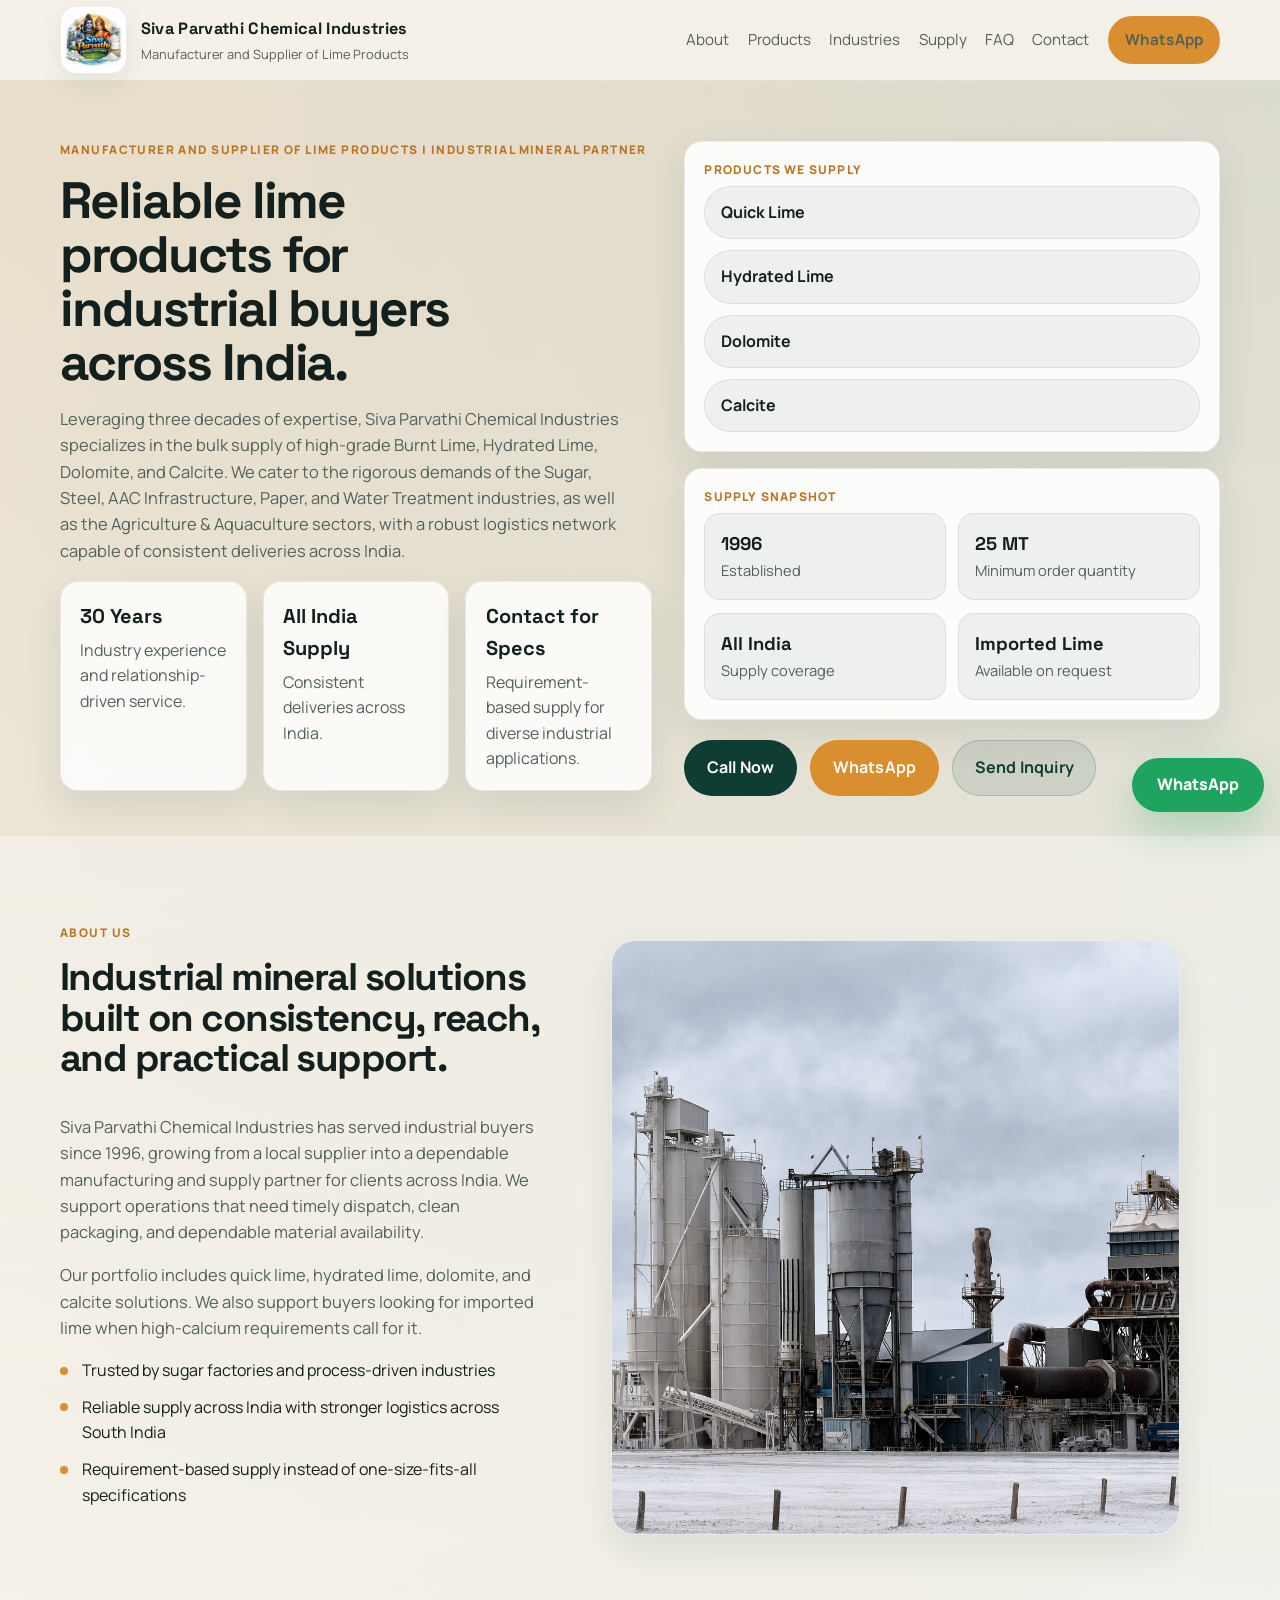
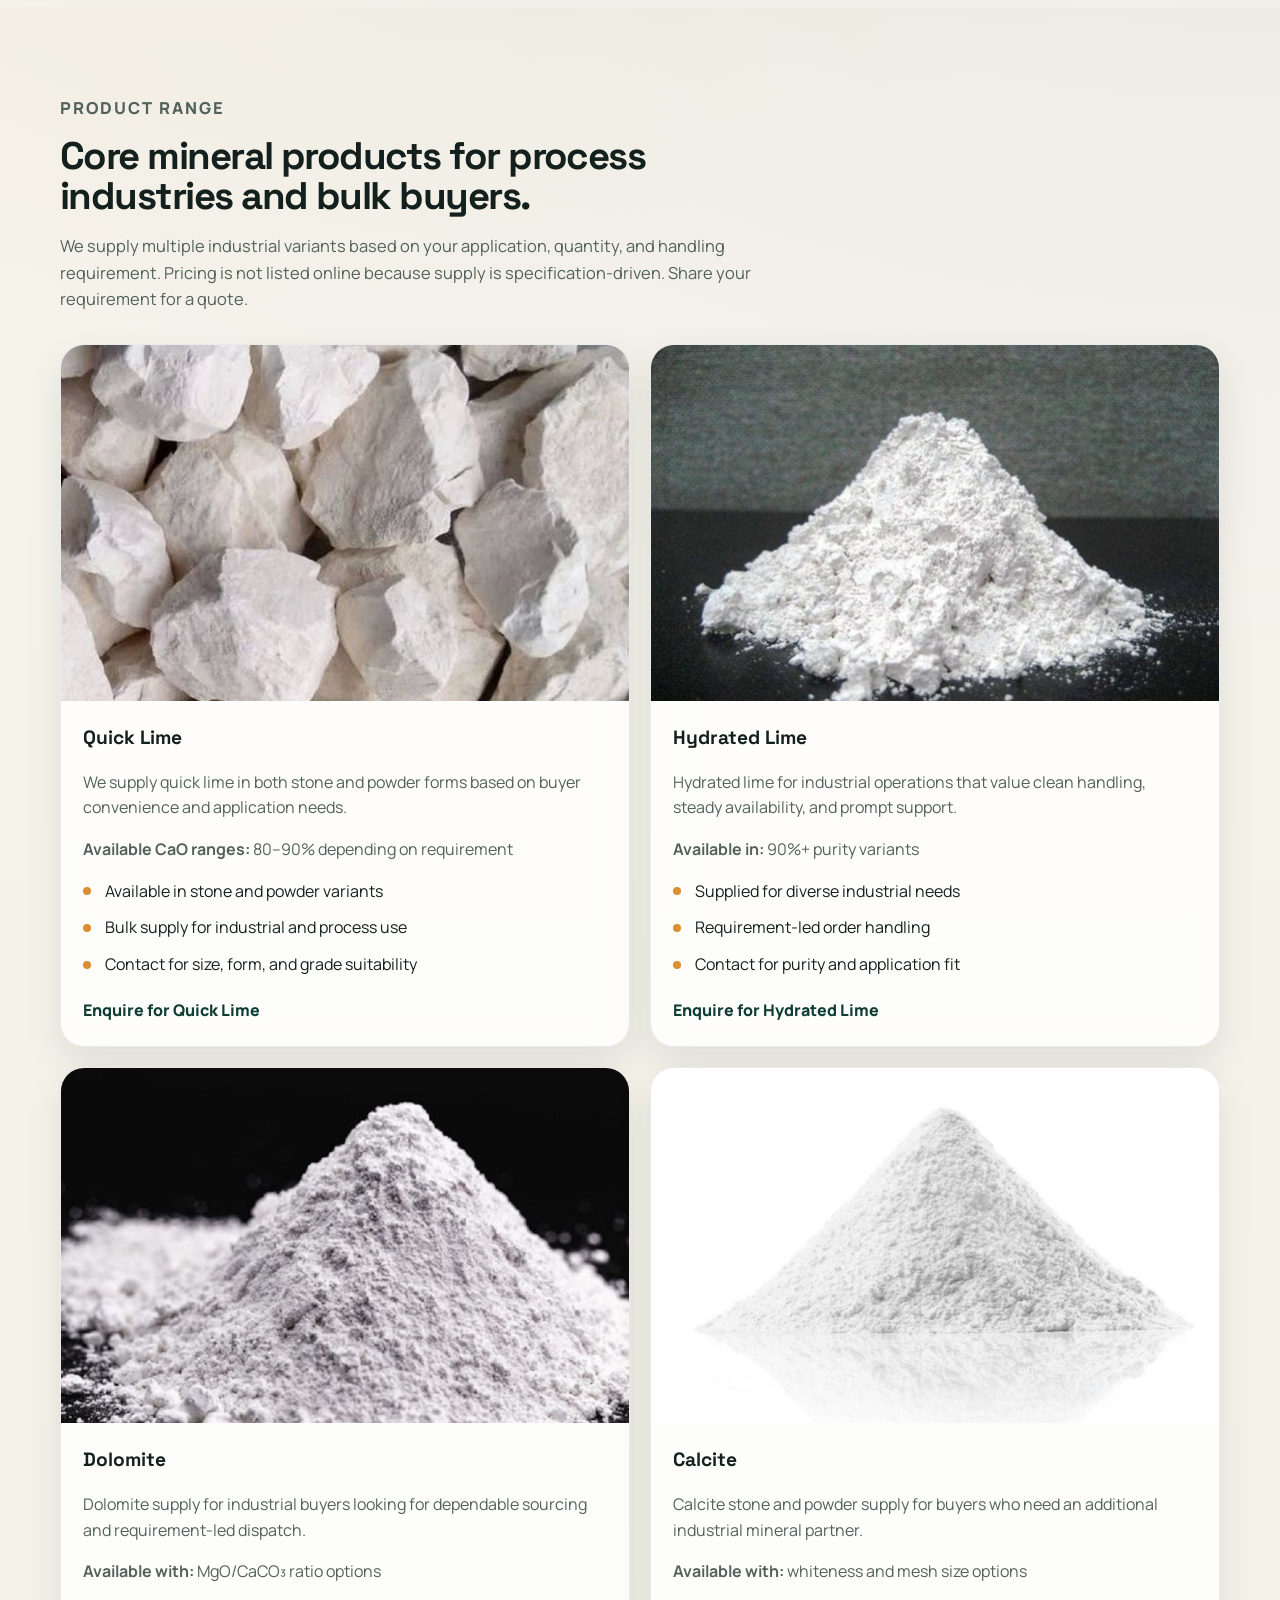
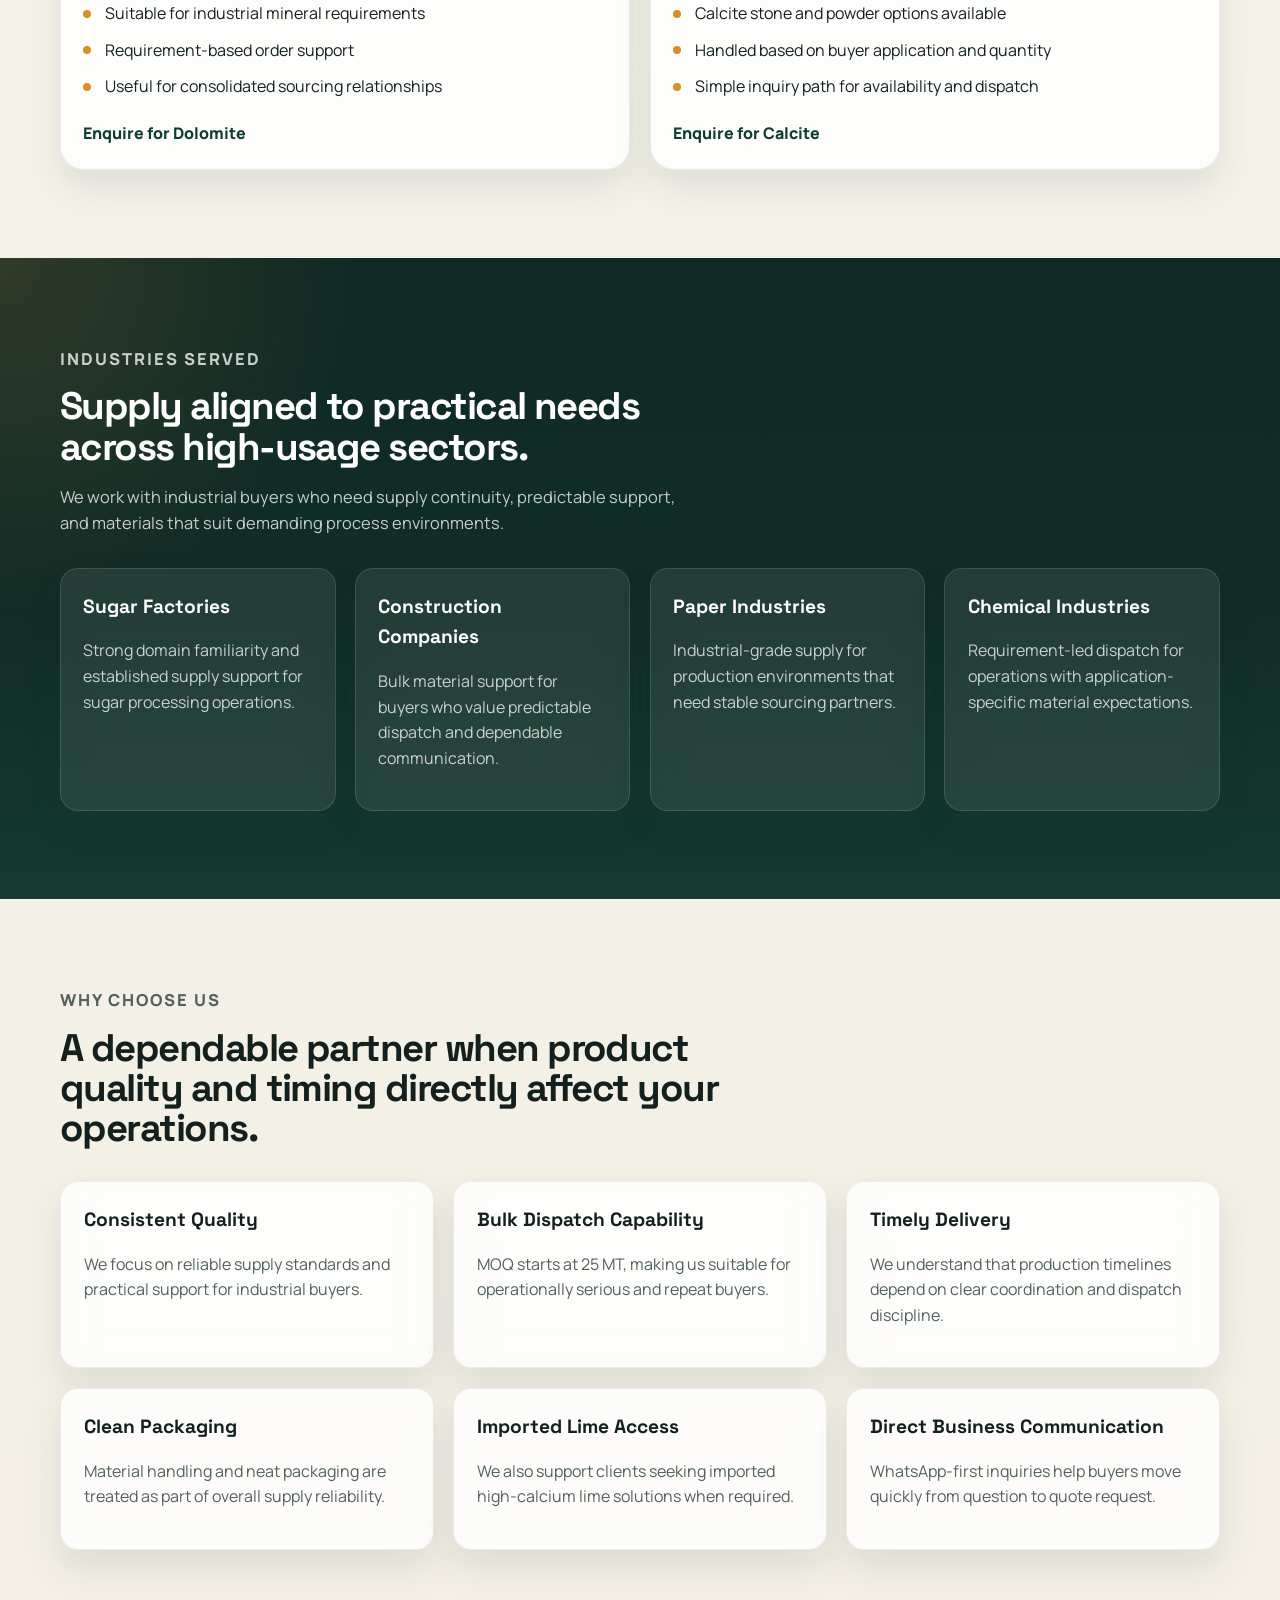
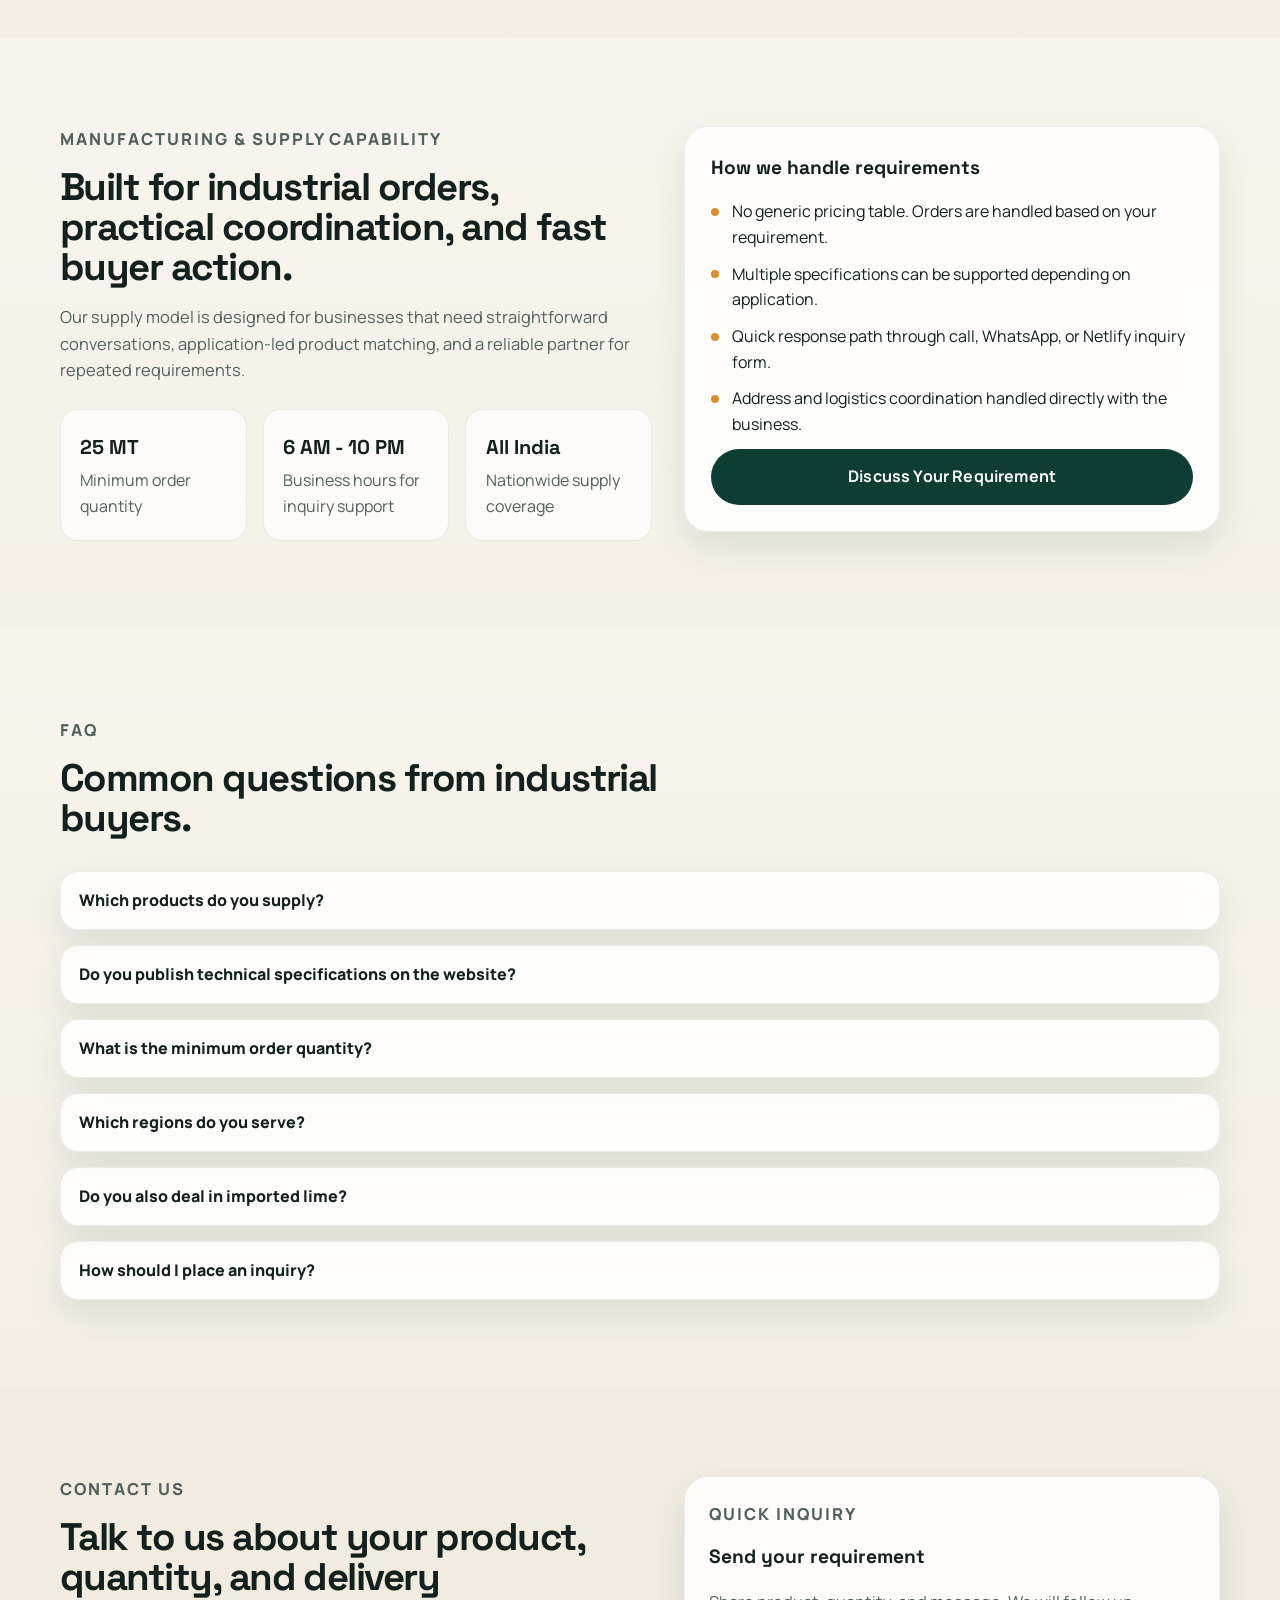
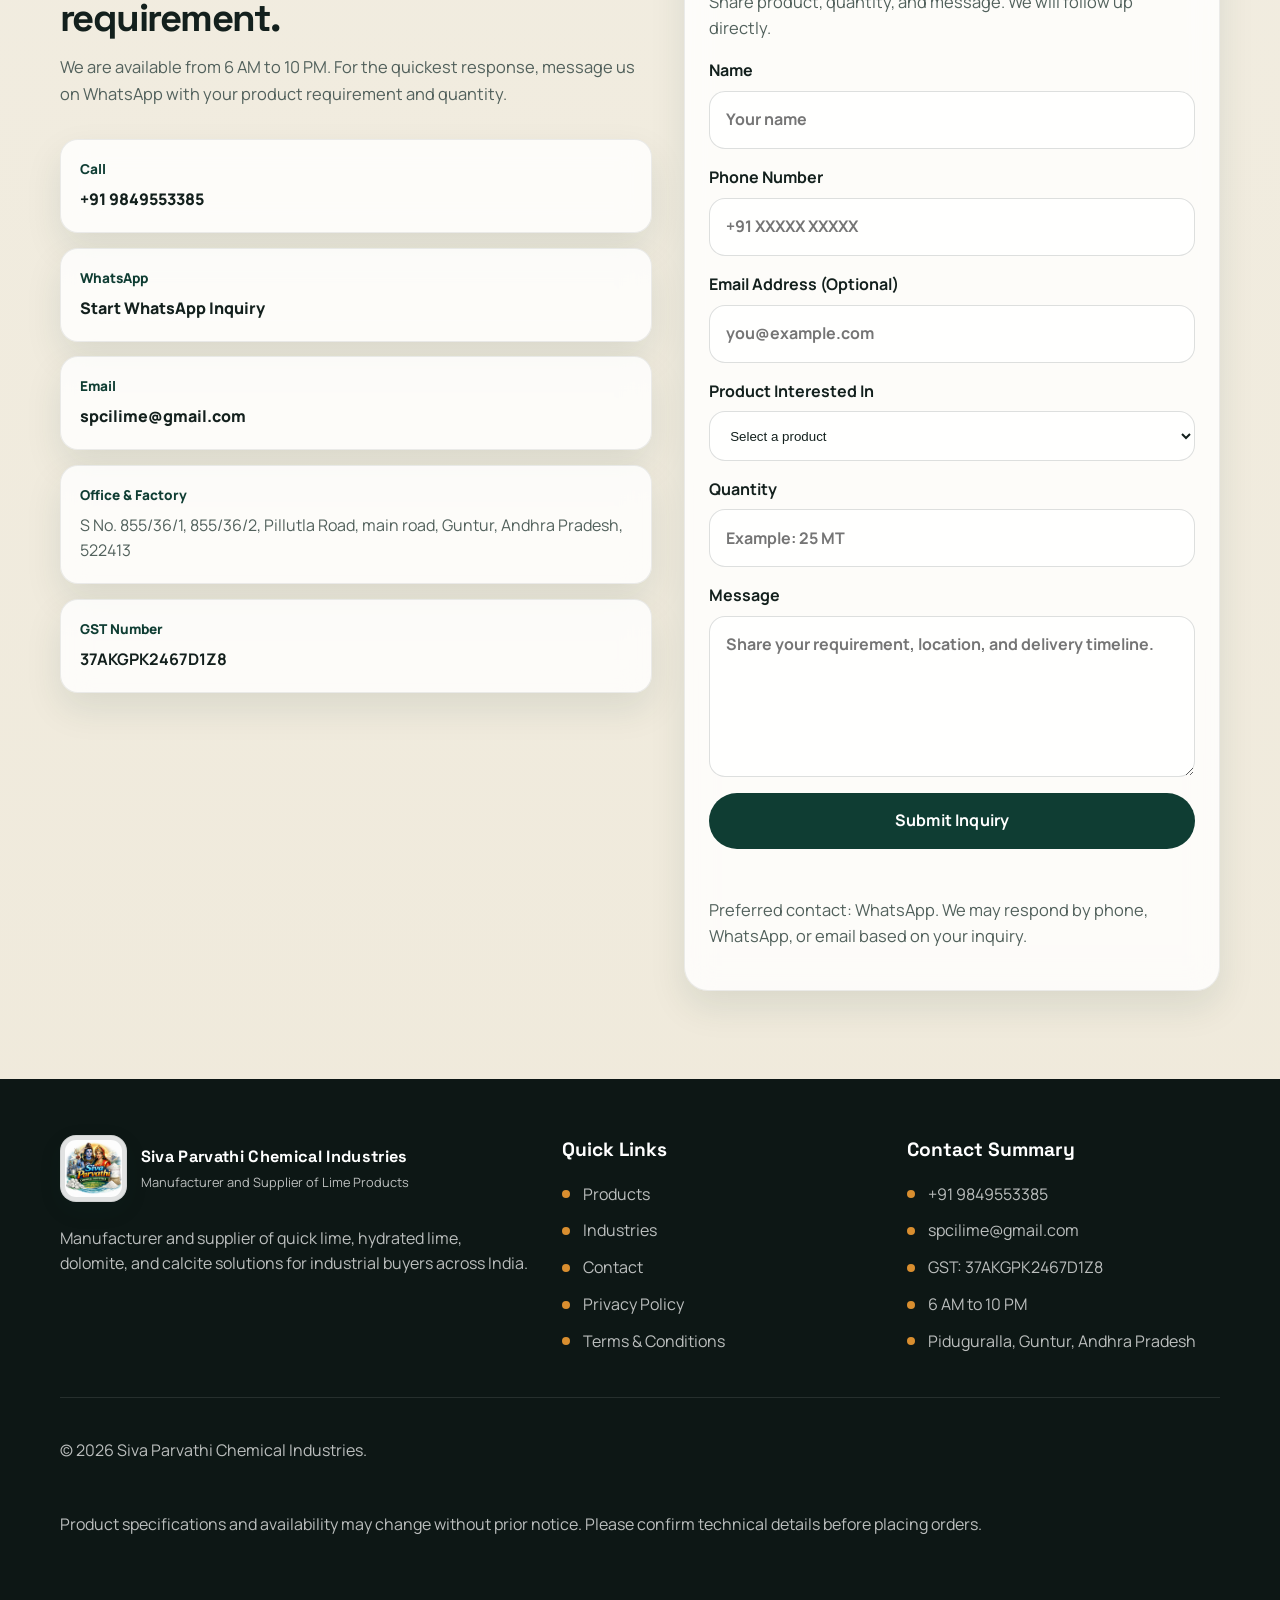
<file: index.html>
<!DOCTYPE html>
<html lang="en">
  <head>
    <meta charset="UTF-8" />
    <meta name="viewport" content="width=device-width, initial-scale=1.0" />
    <title>Quick Lime &amp; Hydrated Lime Manufacturer | Siva Parvathi Chemical Industries</title>
    <meta
      name="description"
      content="Siva Parvathi Chemical Industries is a trusted manufacturer and supplier of Quick Lime, Hydrated Lime, Dolomite, and Calcite solutions for sugar factories, construction, paper, and chemical industries across India."
    />
    <meta
      name="keywords"
      content="quick lime manufacturer india, hydrated lime supplier india, industrial lime manufacturer, quick lime for sugar factories, bulk quick lime supplier, calcium oxide supplier, industrial lime supplier"
    />
    <meta name="robots" content="index, follow" />
    <link rel="canonical" href="https://spcilime.netlify.app/" />
    <meta property="og:type" content="website" />
    <meta property="og:title" content="Siva Parvathi Chemical Industries" />
    <meta
      property="og:description"
      content="Manufacturer and supplier of Quick Lime and Hydrated Lime for sugar factories, construction, paper, and industrial applications."
    />
    <meta property="og:url" content="https://spcilime.netlify.app/" />
    <meta property="og:image" content="https://spcilime.netlify.app/assets/Images/Factory.png" />
    <meta name="theme-color" content="#0f3d33" />
    <link rel="icon" type="image/svg+xml" href="assets/favicon.svg" />
    <link rel="preconnect" href="https://fonts.googleapis.com" />
    <link rel="preconnect" href="https://fonts.gstatic.com" crossorigin />
    <link
      href="https://fonts.googleapis.com/css2?family=Manrope:wght@400;500;600;700;800&family=Space+Grotesk:wght@500;700&display=swap"
      rel="stylesheet"
    />
    <link rel="stylesheet" href="styles.css" />
  </head>
  <body>
    <a class="skip-link" href="#main-content">Skip to content</a>

    <header class="site-header" id="top">
      <div class="container header-inner">
        <a class="brand" href="#top" aria-label="Siva Parvathi Chemical Industries homepage">
          <img
            class="brand-logo"
            src="assets/Images/Logo.png"
            alt="Siva Parvathi Chemical Industries logo"
            width="84"
            height="84"
          />
          <span class="brand-text">
            <strong>Siva Parvathi Chemical Industries</strong>
            <span>Manufacturer and Supplier of Lime Products</span>
          </span>
        </a>

        <button
          class="nav-toggle"
          type="button"
          aria-expanded="false"
          aria-controls="site-nav"
          aria-label="Open navigation"
        >
          <span></span>
          <span></span>
          <span></span>
        </button>

        <nav class="site-nav" id="site-nav" aria-label="Primary">
          <a href="#about">About</a>
          <a href="#products">Products</a>
          <a href="#industries">Industries</a>
          <a href="#capability">Supply</a>
          <a href="#faq">FAQ</a>
          <a href="#contact">Contact</a>
          <a class="btn btn-small btn-accent" href="https://wa.me/919849553385" target="_blank" rel="noreferrer">
            WhatsApp
          </a>
        </nav>
      </div>
    </header>

    <main id="main-content">
      <section class="hero-section">
        <div class="container hero-grid">
          <div class="hero-copy">
            <p class="eyebrow">Manufacturer and Supplier of Lime Products | Industrial Mineral Partner</p>
            <h1>Reliable lime products for industrial buyers across India.</h1>
            <p class="hero-lead">
              Leveraging three decades of expertise, Siva Parvathi Chemical Industries specializes in the bulk supply
              of high-grade Burnt Lime, Hydrated Lime, Dolomite, and Calcite. We cater to the rigorous demands of the
              Sugar, Steel, AAC Infrastructure, Paper, and Water Treatment industries, as well as the Agriculture &amp;
              Aquaculture sectors, with a robust logistics network capable of consistent deliveries across India.
            </p>

            <div class="trust-strip">
              <article>
                <strong>30 Years</strong>
                <span>Industry experience and relationship-driven service.</span>
              </article>
              <article>
                <strong>All India Supply</strong>
                <span>Consistent deliveries across India.</span>
              </article>
              <article>
                <strong>Contact for Specs</strong>
                <span>Requirement-based supply for diverse industrial applications.</span>
              </article>
            </div>
          </div>

          <aside class="hero-side-panel" aria-label="Buyer summary">
            <div class="hero-panel-block">
              <span class="visual-label">Products We Supply</span>
              <ul class="hero-product-list">
                <li>Quick Lime</li>
                <li>Hydrated Lime</li>
                <li>Dolomite</li>
                <li>Calcite</li>
              </ul>
            </div>

            <div class="hero-panel-block">
              <span class="visual-label">Supply Snapshot</span>
              <div class="hero-mini-grid">
                <article>
                  <strong>1996</strong>
                  <span>Established</span>
                </article>
                <article>
                  <strong>25 MT</strong>
                  <span>Minimum order quantity</span>
                </article>
                <article>
                  <strong>All India</strong>
                  <span>Supply coverage</span>
                </article>
                <article>
                  <strong>Imported Lime</strong>
                  <span>Available on request</span>
                </article>
              </div>
            </div>

            <div class="hero-actions hero-actions-panel">
              <a class="btn btn-primary" href="tel:+919849553385">Call Now</a>
              <a class="btn btn-accent" href="https://wa.me/919849553385" target="_blank" rel="noreferrer">
                WhatsApp
              </a>
              <a class="btn btn-inquiry" href="#contact">Send Inquiry</a>
            </div>
          </aside>
        </div>
      </section>

      <section class="section section-band" id="about">
        <div class="container section-grid">
          <div class="about-copy-block">
            <div class="section-heading">
              <p class="eyebrow">About Us</p>
              <h2>Industrial mineral solutions built on consistency, reach, and practical support.</h2>
            </div>
            <div class="section-copy">
              <p>
                Siva Parvathi Chemical Industries has served industrial buyers since 1996, growing from a local supplier
                into a dependable manufacturing and supply partner for clients across India. We support operations that
                need timely dispatch, clean packaging, and dependable material availability.
              </p>
              <p>
                Our portfolio includes quick lime, hydrated lime, dolomite, and calcite solutions. We also support
                buyers looking for imported lime when high-calcium requirements call for it.
              </p>
              <ul class="check-list">
                <li>Trusted by sugar factories and process-driven industries</li>
                <li>Reliable supply across India with stronger logistics across South India</li>
                <li>Requirement-based supply instead of one-size-fits-all specifications</li>
              </ul>
            </div>
          </div>

          <div class="about-visual-block">
            <figure class="about-image-card">
              <img
                src="assets/Images/Factory.png"
                alt="Siva Parvathi Chemical Industries factory"
                width="860"
                height="640"
              />
            </figure>
          </div>
        </div>
      </section>

      <section class="section" id="products">
        <div class="container">
          <div class="section-intro">
            <p class="eyebrow">Product Range</p>
            <h2>Core mineral products for process industries and bulk buyers.</h2>
            <p>
              We supply multiple industrial variants based on your application, quantity, and handling requirement.
              Pricing is not listed online because supply is specification-driven. Share your requirement for a quote.
            </p>
          </div>

          <div class="product-grid">
            <article class="product-card">
              <img src="assets/Images/QuickLime.jpg" alt="Quick lime product" width="640" height="420" />
              <div class="product-content">
                <h3>Quick Lime</h3>
                <p>We supply quick lime in both stone and powder forms based on buyer convenience and application needs.</p>
                <p><strong>Available CaO ranges:</strong> 80–90% depending on requirement</p>
                <ul>
                  <li>Available in stone and powder variants</li>
                  <li>Bulk supply for industrial and process use</li>
                  <li>Contact for size, form, and grade suitability</li>
                </ul>
                <button class="text-link inquiry-trigger" type="button" data-product="Quick Lime">
                  Enquire for Quick Lime
                </button>
              </div>
            </article>

            <article class="product-card">
              <img src="assets/Images/HydratedLime.jpg" alt="Hydrated lime product" width="640" height="420" />
              <div class="product-content">
                <h3>Hydrated Lime</h3>
                <p>Hydrated lime for industrial operations that value clean handling, steady availability, and prompt support.</p>
                <p><strong>Available in:</strong> 90%+ purity variants</p>
                <ul>
                  <li>Supplied for diverse industrial needs</li>
                  <li>Requirement-led order handling</li>
                  <li>Contact for purity and application fit</li>
                </ul>
                <button class="text-link inquiry-trigger" type="button" data-product="Hydrated Lime">
                  Enquire for Hydrated Lime
                </button>
              </div>
            </article>

            <article class="product-card">
              <img src="assets/Images/Dolomite.jpg" alt="Dolomite product" width="640" height="420" />
              <div class="product-content">
                <h3>Dolomite</h3>
                <p>Dolomite supply for industrial buyers looking for dependable sourcing and requirement-led dispatch.</p>
                <p><strong>Available with:</strong> MgO/CaCO₃ ratio options</p>
                <ul>
                  <li>Suitable for industrial mineral requirements</li>
                  <li>Requirement-based order support</li>
                  <li>Useful for consolidated sourcing relationships</li>
                </ul>
                <button class="text-link inquiry-trigger" type="button" data-product="Dolomite">
                  Enquire for Dolomite
                </button>
              </div>
            </article>

            <article class="product-card">
              <img src="assets/Images/Calcite.jpg" alt="Calcite product" width="640" height="420" />
              <div class="product-content">
                <h3>Calcite</h3>
                <p>Calcite stone and powder supply for buyers who need an additional industrial mineral partner.</p>
                <p><strong>Available with:</strong> whiteness and mesh size options</p>
                <ul>
                  <li>Calcite stone and powder options available</li>
                  <li>Handled based on buyer application and quantity</li>
                  <li>Simple inquiry path for availability and dispatch</li>
                </ul>
                <button class="text-link inquiry-trigger" type="button" data-product="Calcite">
                  Enquire for Calcite
                </button>
              </div>
            </article>
          </div>
        </div>
      </section>

      <section class="section section-dark" id="industries">
        <div class="container">
          <div class="section-intro narrow light">
            <p class="eyebrow">Industries Served</p>
            <h2>Supply aligned to practical needs across high-usage sectors.</h2>
            <p>
              We work with industrial buyers who need supply continuity, predictable support, and materials that suit
              demanding process environments.
            </p>
          </div>

          <div class="industry-grid">
            <article>
              <h3>Sugar Factories</h3>
              <p>Strong domain familiarity and established supply support for sugar processing operations.</p>
            </article>
            <article>
              <h3>Construction Companies</h3>
              <p>Bulk material support for buyers who value predictable dispatch and dependable communication.</p>
            </article>
            <article>
              <h3>Paper Industries</h3>
              <p>Industrial-grade supply for production environments that need stable sourcing partners.</p>
            </article>
            <article>
              <h3>Chemical Industries</h3>
              <p>Requirement-led dispatch for operations with application-specific material expectations.</p>
            </article>
          </div>
        </div>
      </section>

      <section class="section" id="why-us">
        <div class="container">
          <div class="section-intro">
            <p class="eyebrow">Why Choose Us</p>
            <h2>A dependable partner when product quality and timing directly affect your operations.</h2>
          </div>

          <div class="feature-grid">
            <article class="feature-card">
              <h3>Consistent Quality</h3>
              <p>We focus on reliable supply standards and practical support for industrial buyers.</p>
            </article>
            <article class="feature-card">
              <h3>Bulk Dispatch Capability</h3>
              <p>MOQ starts at 25 MT, making us suitable for operationally serious and repeat buyers.</p>
            </article>
            <article class="feature-card">
              <h3>Timely Delivery</h3>
              <p>We understand that production timelines depend on clear coordination and dispatch discipline.</p>
            </article>
            <article class="feature-card">
              <h3>Clean Packaging</h3>
              <p>Material handling and neat packaging are treated as part of overall supply reliability.</p>
            </article>
            <article class="feature-card">
              <h3>Imported Lime Access</h3>
              <p>We also support clients seeking imported high-calcium lime solutions when required.</p>
            </article>
            <article class="feature-card">
              <h3>Direct Business Communication</h3>
              <p>WhatsApp-first inquiries help buyers move quickly from question to quote request.</p>
            </article>
          </div>
        </div>
      </section>

      <section class="section section-band" id="capability">
        <div class="container capability-grid">
          <div>
            <p class="eyebrow">Manufacturing &amp; Supply Capability</p>
            <h2>Built for industrial orders, practical coordination, and fast buyer action.</h2>
            <p>
              Our supply model is designed for businesses that need straightforward conversations, application-led
              product matching, and a reliable partner for repeated requirements.
            </p>
            <div class="stats-grid">
              <article>
                <strong>25 MT</strong>
                <span>Minimum order quantity</span>
              </article>
              <article>
                <strong>6 AM - 10 PM</strong>
                <span>Business hours for inquiry support</span>
              </article>
              <article>
                <strong>All India</strong>
                <span>Nationwide supply coverage</span>
              </article>
            </div>
          </div>

          <div class="spec-card">
            <h3>How we handle requirements</h3>
            <ul class="check-list">
              <li>No generic pricing table. Orders are handled based on your requirement.</li>
              <li>Multiple specifications can be supported depending on application.</li>
              <li>Quick response path through call, WhatsApp, or Netlify inquiry form.</li>
              <li>Address and logistics coordination handled directly with the business.</li>
            </ul>
            <a class="btn btn-primary btn-block" href="https://wa.me/919849553385" target="_blank" rel="noreferrer">
              Discuss Your Requirement
            </a>
          </div>
        </div>
      </section>

      <section class="section section-band" id="faq">
        <div class="container">
          <div class="section-intro">
            <p class="eyebrow">FAQ</p>
            <h2>Common questions from industrial buyers.</h2>
          </div>

          <div class="faq-list">
            <details>
              <summary>Which products do you supply?</summary>
              <p>We supply quick lime stone, quick lime powder, hydrated lime, dolomite powder, and calcite solutions.</p>
            </details>
            <details>
              <summary>Do you publish technical specifications on the website?</summary>
              <p>We support multiple specifications based on industry requirement. Please contact us with your application details.</p>
            </details>
            <details>
              <summary>What is the minimum order quantity?</summary>
              <p>The current minimum order quantity is 25 MT.</p>
            </details>
            <details>
              <summary>Which regions do you serve?</summary>
              <p>We serve buyers across India, with strong experience in Andhra Pradesh, Tamil Nadu, and Karnataka.</p>
            </details>
            <details>
              <summary>Do you also deal in imported lime?</summary>
              <p>Yes. Imported lime can be discussed for buyers seeking high-calcium solutions subject to requirement and availability.</p>
            </details>
            <details>
              <summary>How should I place an inquiry?</summary>
              <p>WhatsApp is the fastest option. You can also call, email, or use the inquiry form on this page.</p>
            </details>
          </div>
        </div>
      </section>

      <section class="section" id="contact">
        <div class="container contact-grid">
          <div>
            <div class="section-intro left">
              <p class="eyebrow">Contact Us</p>
              <h2>Talk to us about your product, quantity, and delivery requirement.</h2>
              <p>
                We are available from 6 AM to 10 PM. For the quickest response, message us on WhatsApp with your
                product requirement and quantity.
              </p>
            </div>

            <div class="contact-cards">
              <article class="contact-card">
                <span>Call</span>
                <a href="tel:+919849553385">+91 9849553385</a>
              </article>
              <article class="contact-card">
                <span>WhatsApp</span>
                <a href="https://wa.me/919849553385" target="_blank" rel="noreferrer">Start WhatsApp Inquiry</a>
              </article>
              <article class="contact-card">
                <span>Email</span>
                <a href="mailto:spcilime@gmail.com">spcilime@gmail.com</a>
              </article>
              <article class="contact-card">
                <span>Office &amp; Factory</span>
                <address>
                  S No. 855/36/1, 855/36/2, Pillutla Road, main road, Guntur, Andhra Pradesh, 522413
                </address>
              </article>
              <article class="contact-card">
                <span>GST Number</span>
                <strong>37AKGPK2467D1Z8</strong>
              </article>
            </div>
          </div>

          <form
            id="inquiry-form"
            class="inquiry-form"
            method="POST"
            novalidate
          >

            <div class="form-header">
              <p class="eyebrow">Quick Inquiry</p>
              <h3>Send your requirement</h3>
              <p>Share product, quantity, and message. We will follow up directly.</p>
            </div>

            <label>
              Name
              <input id="name-field" type="text" name="name" placeholder="Your name" required />
            </label>

            <label>
              Phone Number
              <input
                id="phone-field"
                type="tel"
                name="phone"
                placeholder="+91 XXXXX XXXXX"
                inputmode="tel"
                pattern="^(\+91[\-\s]?)?[6-9]\d{9}$"
                title="Enter a valid 10-digit Indian mobile number, or +91 followed by 10 digits."
                required
              />
            </label>

            <label>
              Email Address (Optional)
              <input id="email-field" type="email" name="email" placeholder="you@example.com" />
            </label>

            <label>
              Product Interested In
              <select id="product-field" name="product" required>
                <option value="">Select a product</option>
                <option value="Quick Lime">Quick Lime</option>
                <option value="Hydrated Lime">Hydrated Lime</option>
                <option value="Dolomite">Dolomite</option>
                <option value="Calcite">Calcite</option>
              </select>
            </label>

            <label>
              Quantity
              <input type="text" name="quantity" placeholder="Example: 25 MT" />
            </label>

            <label>
              Message
              <textarea name="message" rows="5" placeholder="Share your requirement, location, and delivery timeline."></textarea>
            </label>

            <button class="btn btn-primary btn-block" type="submit">Submit Inquiry</button>
            <p class="form-error" id="phone-error" aria-live="polite"></p>
            <p class="form-success hidden" id="form-success" aria-live="polite">Thank you. Your inquiry has been submitted successfully. We will get back to you soon.</p>
            <p class="form-note">Preferred contact: WhatsApp. We may respond by phone, WhatsApp, or email based on your inquiry.</p>
          </form>
        </div>
      </section>
    </main>

    <footer class="site-footer">
      <div class="container footer-grid">
        <div>
          <a class="brand footer-brand" href="#top">
            <img
              class="brand-logo"
              src="assets/Images/Logo.png"
              alt="Siva Parvathi Chemical Industries logo"
              width="84"
              height="84"
            />
            <span class="brand-text">
              <strong>Siva Parvathi Chemical Industries</strong>
              <span>Manufacturer and Supplier of Lime Products</span>
            </span>
          </a>
          <p class="footer-copy">
            Manufacturer and supplier of quick lime, hydrated lime, dolomite, and calcite solutions for industrial
            buyers across India.
          </p>
        </div>

        <div>
          <h3>Quick Links</h3>
          <ul class="footer-links">
            <li><a href="#products">Products</a></li>
            <li><a href="#industries">Industries</a></li>
            <li><a href="#contact">Contact</a></li>
            <li><a href="privacy-policy.html">Privacy Policy</a></li>
            <li><a href="terms.html">Terms &amp; Conditions</a></li>
          </ul>
        </div>

        <div>
          <h3>Contact Summary</h3>
          <ul class="footer-links">
            <li><a href="tel:+919849553385">+91 9849553385</a></li>
            <li><a href="mailto:spcilime@gmail.com">spcilime@gmail.com</a></li>
            <li>GST: 37AKGPK2467D1Z8</li>
            <li>6 AM to 10 PM</li>
            <li>Piduguralla, Guntur, Andhra Pradesh</li>
          </ul>
        </div>
      </div>

      <div class="container footer-bottom">
        <p>&copy; <span id="year"></span> Siva Parvathi Chemical Industries.</p>
        <p>Product specifications and availability may change without prior notice. Please confirm technical details before placing orders.</p>
      </div>
    </footer>

    <a
      class="floating-whatsapp"
      href="https://wa.me/919849553385"
      target="_blank"
      rel="noreferrer"
      aria-label="Chat on WhatsApp"
    >
      WhatsApp
    </a>

    <div class="mobile-contact-bar" aria-label="Mobile contact actions">
      <a href="tel:+919849553385">Call</a>
      <a href="mailto:spcilime@gmail.com">Email</a>
      <a href="https://wa.me/919849553385" target="_blank" rel="noreferrer">WhatsApp</a>
    </div>

    <script src="script.js"></script>
  </body>
</html>
</file>
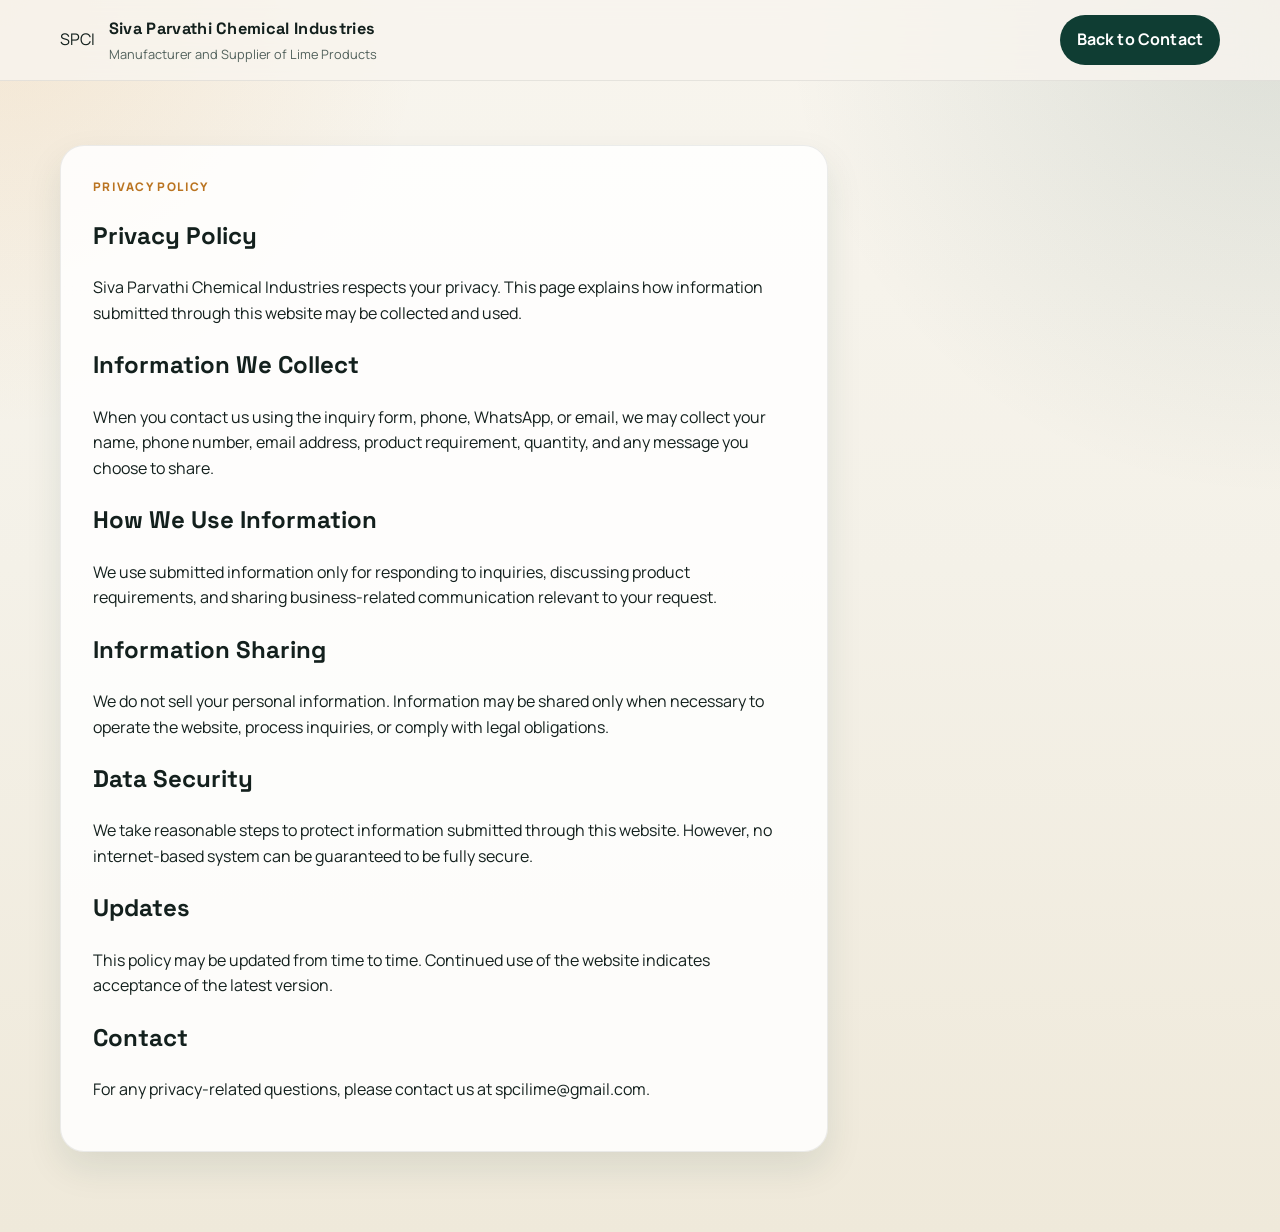
<file: privacy-policy.html>
<!DOCTYPE html>
<html lang="en">
  <head>
    <meta charset="UTF-8" />
    <meta name="viewport" content="width=device-width, initial-scale=1.0" />
    <title>Privacy Policy | Siva Parvathi Chemical Industries</title>
    <meta name="description" content="Privacy Policy for Siva Parvathi Chemical Industries." />
    <link rel="icon" type="image/svg+xml" href="assets/favicon.svg" />
    <link rel="preconnect" href="https://fonts.googleapis.com" />
    <link rel="preconnect" href="https://fonts.gstatic.com" crossorigin />
    <link
      href="https://fonts.googleapis.com/css2?family=Manrope:wght@400;500;600;700;800&family=Space+Grotesk:wght@500;700&display=swap"
      rel="stylesheet"
    />
    <link rel="stylesheet" href="styles.css" />
  </head>
  <body class="legal-page">
    <header class="site-header">
      <div class="container header-inner">
        <a class="brand" href="index.html">
          <span class="brand-mark">SPCI</span>
          <span class="brand-text">
            <strong>Siva Parvathi Chemical Industries</strong>
            <span>Manufacturer and Supplier of Lime Products</span>
          </span>
        </a>
        <a class="btn btn-small btn-primary" href="index.html#contact">Back to Contact</a>
      </div>
    </header>

    <main class="legal-main">
      <div class="container">
        <article class="legal-shell">
          <p class="eyebrow">Privacy Policy</p>
          <h1>Privacy Policy</h1>
          <p>
            Siva Parvathi Chemical Industries respects your privacy. This page explains how information submitted
            through this website may be collected and used.
          </p>

          <h2>Information We Collect</h2>
          <p>
            When you contact us using the inquiry form, phone, WhatsApp, or email, we may collect your name, phone
            number, email address, product requirement, quantity, and any message you choose to share.
          </p>

          <h2>How We Use Information</h2>
          <p>
            We use submitted information only for responding to inquiries, discussing product requirements, and sharing
            business-related communication relevant to your request.
          </p>

          <h2>Information Sharing</h2>
          <p>
            We do not sell your personal information. Information may be shared only when necessary to operate the
            website, process inquiries, or comply with legal obligations.
          </p>

          <h2>Data Security</h2>
          <p>
            We take reasonable steps to protect information submitted through this website. However, no internet-based
            system can be guaranteed to be fully secure.
          </p>

          <h2>Updates</h2>
          <p>
            This policy may be updated from time to time. Continued use of the website indicates acceptance of the
            latest version.
          </p>

          <h2>Contact</h2>
          <p>
            For any privacy-related questions, please contact us at
            <a href="mailto:spcilime@gmail.com">spcilime@gmail.com</a>.
          </p>
        </article>
      </div>
    </main>
  </body>
</html>
</file>
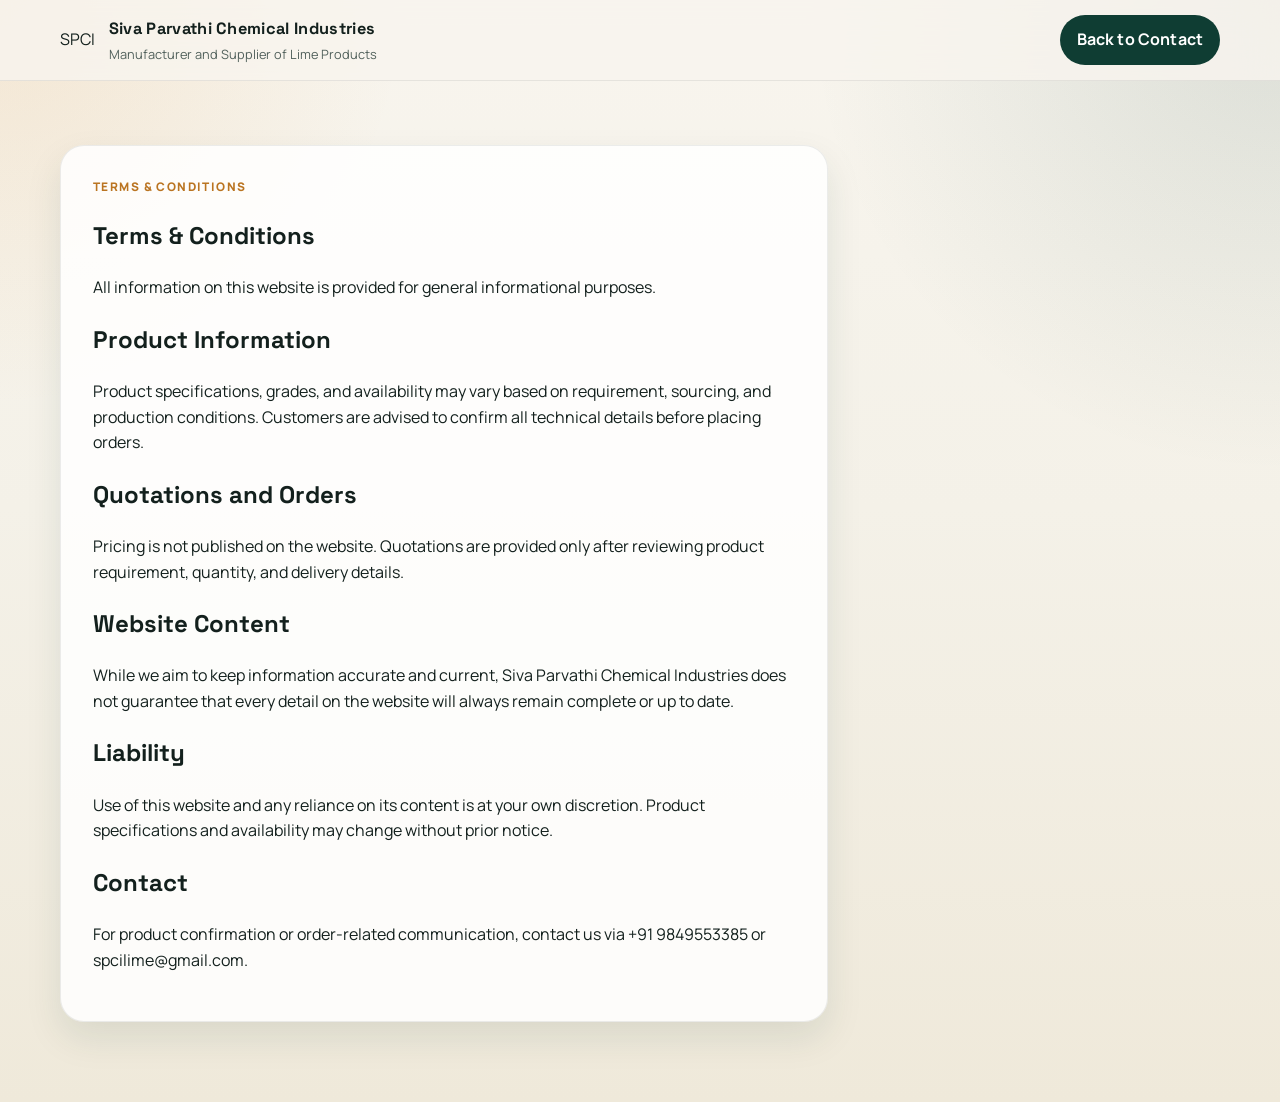
<file: terms.html>
<!DOCTYPE html>
<html lang="en">
  <head>
    <meta charset="UTF-8" />
    <meta name="viewport" content="width=device-width, initial-scale=1.0" />
    <title>Terms &amp; Conditions | Siva Parvathi Chemical Industries</title>
    <meta name="description" content="Terms and Conditions for Siva Parvathi Chemical Industries." />
    <link rel="icon" type="image/svg+xml" href="assets/favicon.svg" />
    <link rel="preconnect" href="https://fonts.googleapis.com" />
    <link rel="preconnect" href="https://fonts.gstatic.com" crossorigin />
    <link
      href="https://fonts.googleapis.com/css2?family=Manrope:wght@400;500;600;700;800&family=Space+Grotesk:wght@500;700&display=swap"
      rel="stylesheet"
    />
    <link rel="stylesheet" href="styles.css" />
  </head>
  <body class="legal-page">
    <header class="site-header">
      <div class="container header-inner">
        <a class="brand" href="index.html">
          <span class="brand-mark">SPCI</span>
          <span class="brand-text">
            <strong>Siva Parvathi Chemical Industries</strong>
            <span>Manufacturer and Supplier of Lime Products</span>
          </span>
        </a>
        <a class="btn btn-small btn-primary" href="index.html#contact">Back to Contact</a>
      </div>
    </header>

    <main class="legal-main">
      <div class="container">
        <article class="legal-shell">
          <p class="eyebrow">Terms &amp; Conditions</p>
          <h1>Terms &amp; Conditions</h1>
          <p>All information on this website is provided for general informational purposes.</p>

          <h2>Product Information</h2>
          <p>
            Product specifications, grades, and availability may vary based on requirement, sourcing, and production
            conditions. Customers are advised to confirm all technical details before placing orders.
          </p>

          <h2>Quotations and Orders</h2>
          <p>
            Pricing is not published on the website. Quotations are provided only after reviewing product requirement,
            quantity, and delivery details.
          </p>

          <h2>Website Content</h2>
          <p>
            While we aim to keep information accurate and current, Siva Parvathi Chemical Industries does not guarantee
            that every detail on the website will always remain complete or up to date.
          </p>

          <h2>Liability</h2>
          <p>
            Use of this website and any reliance on its content is at your own discretion. Product specifications and
            availability may change without prior notice.
          </p>

          <h2>Contact</h2>
          <p>
            For product confirmation or order-related communication, contact us via
            <a href="tel:+919849553385">+91 9849553385</a> or
            <a href="mailto:spcilime@gmail.com">spcilime@gmail.com</a>.
          </p>
        </article>
      </div>
    </main>
  </body>
</html>
</file>
<file: styles.css>
:root {
  --bg: #f4f1e8;
  --bg-soft: #fbfaf6;
  --surface: rgba(255, 255, 255, 0.82);
  --surface-strong: #ffffff;
  --text: #13201d;
  --muted: #52615c;
  --line: rgba(19, 32, 29, 0.12);
  --primary: #0f3d33;
  --primary-strong: #0a2b24;
  --accent: #d98e2f;
  --accent-strong: #ba7421;
  --dark: #0c1715;
  --success: #2c7a59;
  --shadow-lg: 0 24px 60px rgba(15, 61, 51, 0.16);
  --shadow-md: 0 16px 36px rgba(15, 61, 51, 0.1);
  --radius-xl: 32px;
  --radius-lg: 24px;
  --radius-md: 18px;
  --radius-sm: 12px;
  --container: min(1160px, calc(100vw - 2rem));
}

*,
*::before,
*::after {
  box-sizing: border-box;
}

html {
  scroll-behavior: smooth;
}

body {
  margin: 0;
  font-family: "Manrope", sans-serif;
  color: var(--text);
  background:
    radial-gradient(circle at top left, rgba(217, 142, 47, 0.14), transparent 24%),
    radial-gradient(circle at top right, rgba(15, 61, 51, 0.12), transparent 28%),
    linear-gradient(180deg, #f8f5ee 0%, #f4f1e8 46%, #efe9da 100%);
  line-height: 1.6;
}

img {
  display: block;
  max-width: 100%;
  height: auto;
}

a {
  color: inherit;
  text-decoration: none;
}

button,
input,
textarea {
  font: inherit;
}

.skip-link {
  position: absolute;
  left: -999px;
  top: 1rem;
  background: var(--primary);
  color: #fff;
  padding: 0.75rem 1rem;
  border-radius: 999px;
  z-index: 100;
}

.skip-link:focus {
  left: 1rem;
}

.container {
  width: var(--container);
  margin: 0 auto;
}

.site-header {
  position: sticky;
  top: 0;
  z-index: 20;
  backdrop-filter: blur(18px);
  background: rgba(248, 245, 238, 0.82);
  border-bottom: 1px solid rgba(19, 32, 29, 0.08);
}

.header-inner {
  display: flex;
  align-items: center;
  justify-content: space-between;
  gap: 1.5rem;
  min-height: 5rem;
}

.brand {
  display: inline-flex;
  align-items: center;
  gap: 0.85rem;
}

.brand-logo {
  width: 4.2rem;
  height: 4.2rem;
  object-fit: contain;
  border-radius: 1rem;
  background: rgba(255, 255, 255, 0.88);
  border: 1px solid rgba(19, 32, 29, 0.08);
  box-shadow: 0 8px 24px rgba(15, 61, 51, 0.08);
  padding: 0.25rem;
}

.brand-text {
  display: grid;
  gap: 0.15rem;
}

.brand-text strong {
  font-family: "Space Grotesk", sans-serif;
  font-size: 1.02rem;
  letter-spacing: 0.02em;
}

.brand-text span {
  color: var(--muted);
  font-size: 0.8rem;
}

.site-nav {
  display: flex;
  align-items: center;
  gap: 1.15rem;
}

.site-nav a {
  font-size: 0.95rem;
  color: var(--muted);
  transition: color 180ms ease;
}

.site-nav a:hover,
.site-nav a:focus-visible {
  color: var(--text);
}

.nav-toggle {
  display: none;
  border: 0;
  background: transparent;
  padding: 0;
  cursor: pointer;
}

.nav-toggle span {
  display: block;
  width: 1.6rem;
  height: 2px;
  background: var(--text);
  margin: 0.3rem 0;
  border-radius: 999px;
}

.btn {
  display: inline-flex;
  align-items: center;
  justify-content: center;
  gap: 0.55rem;
  min-height: 3.1rem;
  padding: 0.9rem 1.35rem;
  border-radius: 999px;
  border: 1px solid transparent;
  font-weight: 700;
  letter-spacing: 0.01em;
  transition:
    transform 180ms ease,
    background 180ms ease,
    border-color 180ms ease,
    color 180ms ease;
}

.btn:hover,
.btn:focus-visible {
  transform: translateY(-1px);
}

.btn-primary {
  background: var(--primary);
  color: #fff;
}

.btn-primary:hover,
.btn-primary:focus-visible {
  background: var(--primary-strong);
}

.btn-accent {
  background: var(--accent);
  color: #fff;
}

.btn-accent:hover,
.btn-accent:focus-visible {
  background: var(--accent-strong);
}

.btn-ghost {
  background: transparent;
  border-color: var(--line);
  color: var(--text);
}

.btn-inquiry {
  background: rgba(15, 61, 51, 0.1);
  border-color: rgba(15, 61, 51, 0.18);
  color: var(--primary);
}

.btn-inquiry:hover,
.btn-inquiry:focus-visible {
  background: rgba(15, 61, 51, 0.16);
  border-color: rgba(15, 61, 51, 0.24);
}

.btn-small {
  min-height: 2.6rem;
  padding: 0.7rem 1rem;
}

.btn-block {
  width: 100%;
}

.hero-section {
  position: relative;
  overflow: clip;
  padding: 3.75rem 0 2.5rem;
}

.hero-grid {
  display: grid;
  grid-template-columns: minmax(0, 1.05fr) minmax(320px, 0.95fr);
  gap: 2rem;
  align-items: start;
}

.eyebrow {
  margin: 0 0 0.9rem;
  color: var(--accent-strong);
  text-transform: uppercase;
  letter-spacing: 0.12em;
  font-size: 0.74rem;
  font-weight: 800;
}

.hero-copy h1,
.section-heading h2,
.section-intro h2,
.capability-grid h2 {
  margin: 0;
  font-family: "Space Grotesk", sans-serif;
  line-height: 1.05;
  letter-spacing: -0.04em;
}

.hero-copy h1 {
  font-size: clamp(2.1rem, 4vw, 3.8rem);
  max-width: 13ch;
}

.hero-lead,
.section-intro p,
.section-copy p,
.capability-grid p,
.contact-grid p {
  font-size: 1.03rem;
  color: var(--muted);
}

.hero-lead {
  max-width: 56ch;
}

.hero-actions {
  display: flex;
  flex-wrap: wrap;
  gap: 0.85rem;
  margin-bottom: 1.4rem;
}

.hero-actions-panel {
  margin-bottom: 0;
  margin-top: 0.25rem;
}

.trust-strip {
  display: grid;
  grid-template-columns: repeat(3, minmax(0, 1fr));
  gap: 1rem;
}

.trust-strip article,
.feature-card,
.contact-card,
.spec-card,
.faq-list details,
.product-card,
.inquiry-form,
.industry-grid article {
  background: var(--surface);
  border: 1px solid rgba(19, 32, 29, 0.08);
  box-shadow: var(--shadow-md);
  backdrop-filter: blur(14px);
}

.trust-strip article {
  padding: 1.15rem 1.2rem;
  border-radius: var(--radius-md);
}

.trust-strip strong,
.stats-grid strong {
  display: block;
  font-size: 1.25rem;
  font-family: "Space Grotesk", sans-serif;
  margin-bottom: 0.35rem;
}

.trust-strip span,
.stats-grid span,
.feature-card p,
.contact-card span,
.contact-card address,
.faq-list p,
.product-content p,
.industry-grid p,
.footer-copy,
.footer-bottom p,
.form-note {
  color: var(--muted);
}

.form-error {
  min-height: 1.2rem;
  margin: 0.75rem 0 0;
  color: #b24d18;
  font-size: 0.92rem;
  font-weight: 700;
}

.hero-side-panel {
  display: grid;
  gap: 1rem;
  align-content: start;
}

.hero-panel-block {
  background: rgba(255, 255, 255, 0.9);
  border: 1px solid rgba(19, 32, 29, 0.08);
  box-shadow: var(--shadow-md);
  border-radius: var(--radius-md);
  padding: 1.15rem 1.2rem;
}

.hero-panel-block strong {
  display: block;
  font-family: "Space Grotesk", sans-serif;
  font-size: 1.15rem;
}

.hero-product-list {
  list-style: none;
  padding: 0;
  margin: 0;
  display: grid;
  gap: 0.7rem;
}

.hero-product-list li {
  display: flex;
  align-items: center;
  min-height: 3rem;
  padding: 0.8rem 1rem;
  border-radius: 999px;
  background: rgba(15, 61, 51, 0.06);
  border: 1px solid rgba(19, 32, 29, 0.08);
  font-weight: 700;
}

.hero-mini-grid {
  display: grid;
  grid-template-columns: repeat(2, minmax(0, 1fr));
  gap: 0.8rem;
}

.hero-mini-grid article {
  padding: 0.95rem 1rem;
  border-radius: 1rem;
  background: rgba(15, 61, 51, 0.06);
  border: 1px solid rgba(19, 32, 29, 0.08);
}

.hero-mini-grid span {
  color: var(--muted);
  font-size: 0.92rem;
}

.visual-label {
  display: block;
  font-size: 0.75rem;
  letter-spacing: 0.1em;
  text-transform: uppercase;
  color: var(--accent-strong);
  margin-bottom: 0.4rem;
  font-weight: 800;
}

.section {
  padding: 5.5rem 0;
}

.section-band {
  background: linear-gradient(180deg, rgba(255, 255, 255, 0.36), rgba(255, 255, 255, 0.18));
}

.section-dark {
  color: #fff;
  background:
    radial-gradient(circle at top left, rgba(217, 142, 47, 0.16), transparent 25%),
    linear-gradient(180deg, #0f2a25, #112d27 55%, #163931);
}

.section-grid {
  display: grid;
  grid-template-columns: minmax(0, 0.85fr) minmax(0, 1.15fr);
  gap: 2rem;
  align-items: stretch;
}

.about-copy-block {
  display: grid;
  gap: 1.2rem;
}

.about-visual-block {
  display: grid;
  align-content: stretch;
}

.about-image-card {
  height: 100%;
  min-height: 520px;
  background: rgba(255, 255, 255, 0.88);
  border: 1px solid rgba(19, 32, 29, 0.08);
  box-shadow: var(--shadow-md);
  border-radius: var(--radius-lg);
  overflow: hidden;
}

.about-image-card img {
  width: 100%;
  height: 100%;
  object-fit: cover;
}

.section-heading h2,
.section-intro h2,
.capability-grid h2,
.contact-grid h2 {
  font-size: clamp(2rem, 3vw, 3.25rem);
}

.section-intro {
  max-width: 44rem;
  margin-bottom: 2rem;
}

.section-intro.narrow {
  max-width: 40rem;
}

.section-intro.light p,
.section-dark .eyebrow,
.industry-grid p {
  color: rgba(255, 255, 255, 0.76);
}

.check-list,
.product-content ul,
.footer-links {
  list-style: none;
  padding: 0;
  margin: 1rem 0 0;
}

.check-list li,
.product-content li,
.footer-links li {
  position: relative;
  padding-left: 1.35rem;
  margin-bottom: 0.7rem;
}

.check-list li::before,
.product-content li::before,
.footer-links li::before {
  content: "";
  position: absolute;
  left: 0;
  top: 0.55rem;
  width: 0.5rem;
  height: 0.5rem;
  border-radius: 999px;
  background: var(--accent);
}

.product-grid,
.feature-grid,
.industry-grid {
  display: grid;
  gap: 1.2rem;
}

.product-grid {
  grid-template-columns: repeat(2, minmax(0, 1fr));
}

.product-card {
  overflow: hidden;
  border-radius: var(--radius-lg);
}

.product-card img {
  aspect-ratio: 16 / 10;
  object-fit: cover;
  width: 100%;
}

.product-content {
  padding: 1.4rem;
}

.product-content h3,
.feature-card h3,
.industry-grid h3,
.spec-card h3,
.contact-grid h3,
.footer-grid h3 {
  margin-top: 0;
  margin-bottom: 0.5rem;
  font-size: 1.2rem;
  font-family: "Space Grotesk", sans-serif;
}

.text-link {
  margin-top: 0.6rem;
  border: 0;
  background: none;
  color: var(--primary);
  font-weight: 800;
  padding: 0;
  cursor: pointer;
}

.industry-grid {
  grid-template-columns: repeat(4, minmax(0, 1fr));
}

.industry-grid article {
  border-radius: var(--radius-md);
  padding: 1.4rem;
  background: rgba(255, 255, 255, 0.08);
  border-color: rgba(255, 255, 255, 0.12);
}

.feature-grid {
  grid-template-columns: repeat(3, minmax(0, 1fr));
}

.feature-card {
  padding: 1.45rem;
  border-radius: var(--radius-md);
}

.capability-grid,
.contact-grid {
  display: grid;
  grid-template-columns: minmax(0, 1.05fr) minmax(0, 0.95fr);
  gap: 2rem;
  align-items: start;
}

.stats-grid {
  display: grid;
  grid-template-columns: repeat(3, minmax(0, 1fr));
  gap: 1rem;
  margin-top: 1.6rem;
}

.stats-grid article {
  padding: 1.3rem 1.2rem;
  border-radius: var(--radius-md);
  background: rgba(255, 255, 255, 0.7);
  border: 1px solid rgba(19, 32, 29, 0.08);
}

.spec-card {
  padding: 1.6rem;
  border-radius: var(--radius-lg);
}

.faq-list {
  display: grid;
  gap: 0.9rem;
}

.faq-list details {
  border-radius: var(--radius-md);
  padding: 1rem 1.15rem;
}

.faq-list summary {
  cursor: pointer;
  font-weight: 800;
  list-style: none;
}

.faq-list summary::-webkit-details-marker {
  display: none;
}

.faq-list p {
  margin-bottom: 0;
}

.contact-cards {
  display: grid;
  gap: 0.9rem;
  margin: 1.4rem 0;
}

.contact-card {
  padding: 1.2rem;
  border-radius: var(--radius-md);
}

.contact-card span {
  display: block;
  margin-bottom: 0.4rem;
  font-size: 0.85rem;
  font-weight: 800;
  color: var(--primary);
}

.contact-card a {
  font-weight: 800;
}

.contact-card address {
  font-style: normal;
}

.inquiry-form {
  padding: 1.5rem;
  border-radius: var(--radius-lg);
}

.form-header {
  margin-bottom: 1rem;
}

.inquiry-form label {
  display: grid;
  gap: 0.45rem;
  margin-bottom: 1rem;
  font-weight: 700;
}

.inquiry-form input,
.inquiry-form select,
.inquiry-form textarea {
  width: 100%;
  border: 1px solid rgba(19, 32, 29, 0.14);
  border-radius: 1rem;
  background: rgba(255, 255, 255, 0.8);
  padding: 0.95rem 1rem;
  color: var(--text);
}

.inquiry-form input:focus,
.inquiry-form select:focus,
.inquiry-form textarea:focus {
  outline: 2px solid rgba(15, 61, 51, 0.22);
  border-color: var(--primary);
}

.hidden {
  display: none;
}

.site-footer {
  padding: 3.5rem 0 6rem;
  background: #0d1715;
  color: #fff;
}

.footer-grid {
  display: grid;
  grid-template-columns: 1.2fr 0.8fr 0.8fr;
  gap: 2rem;
  padding-bottom: 2rem;
}

.footer-brand .brand-text span,
.footer-copy,
.footer-bottom p,
.footer-links a,
.footer-links li {
  color: rgba(255, 255, 255, 0.72);
}

.footer-links a:hover,
.footer-links a:focus-visible {
  color: #fff;
}

.footer-bottom {
  display: flex;
  flex-wrap: wrap;
  justify-content: space-between;
  gap: 1rem;
  padding-top: 1.5rem;
  border-top: 1px solid rgba(255, 255, 255, 0.1);
}

.floating-whatsapp {
  position: fixed;
  right: 1rem;
  bottom: 5.5rem;
  z-index: 16;
  display: inline-flex;
  align-items: center;
  justify-content: center;
  min-width: 8.25rem;
  min-height: 3.1rem;
  padding: 0.9rem 1.2rem;
  border-radius: 999px;
  background: #1ea45e;
  color: #fff;
  font-weight: 800;
  box-shadow: 0 18px 40px rgba(30, 164, 94, 0.28);
}

.mobile-contact-bar {
  position: fixed;
  left: 0;
  right: 0;
  bottom: 0;
  z-index: 18;
  display: none;
  grid-template-columns: repeat(3, minmax(0, 1fr));
  background: rgba(12, 23, 21, 0.94);
  backdrop-filter: blur(18px);
  border-top: 1px solid rgba(255, 255, 255, 0.08);
}

.mobile-contact-bar a {
  display: inline-flex;
  align-items: center;
  justify-content: center;
  min-height: 3.8rem;
  color: #fff;
  font-weight: 800;
  border-right: 1px solid rgba(255, 255, 255, 0.08);
}

.mobile-contact-bar a:last-child {
  border-right: 0;
  background: rgba(217, 142, 47, 0.16);
}

.legal-page {
  min-height: 100vh;
}

.legal-main {
  padding: 4rem 0 5rem;
}

.legal-shell {
  max-width: 48rem;
  padding: 2rem;
  border-radius: var(--radius-lg);
  background: rgba(255, 255, 255, 0.84);
  border: 1px solid rgba(19, 32, 29, 0.08);
  box-shadow: var(--shadow-md);
}

.legal-shell h1,
.legal-shell h2 {
  font-family: "Space Grotesk", sans-serif;
}

@media (max-width: 1080px) {
  .hero-grid,
  .section-grid,
  .capability-grid,
  .contact-grid,
  .footer-grid,
  .industry-grid {
    grid-template-columns: 1fr;
  }

  .product-grid,
  .feature-grid {
    grid-template-columns: repeat(2, minmax(0, 1fr));
  }

  .trust-strip,
  .stats-grid {
    grid-template-columns: 1fr;
  }

  .hero-copy h1 {
    max-width: 14ch;
  }

  .hero-mini-grid {
    grid-template-columns: 1fr 1fr;
  }

  .about-image-card {
    min-height: 420px;
  }

}

@media (max-width: 760px) {
  .site-nav {
    position: absolute;
    inset: calc(100% + 0.5rem) 1rem auto;
    display: none;
    flex-direction: column;
    align-items: stretch;
    gap: 0.75rem;
    padding: 1rem;
    border-radius: 1rem;
    background: rgba(255, 255, 255, 0.96);
    border: 1px solid rgba(19, 32, 29, 0.08);
    box-shadow: var(--shadow-md);
  }

  .site-nav.is-open {
    display: flex;
  }

  .nav-toggle {
    display: block;
  }

  .hero-section,
  .section,
  .legal-main {
    padding-top: 4rem;
    padding-bottom: 4rem;
  }

  .hero-copy h1 {
    font-size: clamp(2.3rem, 10vw, 3.3rem);
  }

  .hero-actions {
    flex-direction: column;
    align-items: stretch;
  }

  .product-grid,
  .feature-grid {
    grid-template-columns: 1fr;
  }

  .hero-mini-grid {
    grid-template-columns: 1fr;
  }

  .footer-bottom {
    flex-direction: column;
    align-items: flex-start;
  }

  .floating-whatsapp {
    display: none;
  }

  .mobile-contact-bar {
    display: grid;
  }

  .site-footer {
    padding-bottom: 7rem;
  }
}

.form-success {
  min-height: 1.2rem;
  margin: 0.75rem 0 0;
  color: #1f6c59;
  font-size: 0.95rem;
  font-weight: 700;
}

.form-success.hidden {
  display: none;
}
</file>
